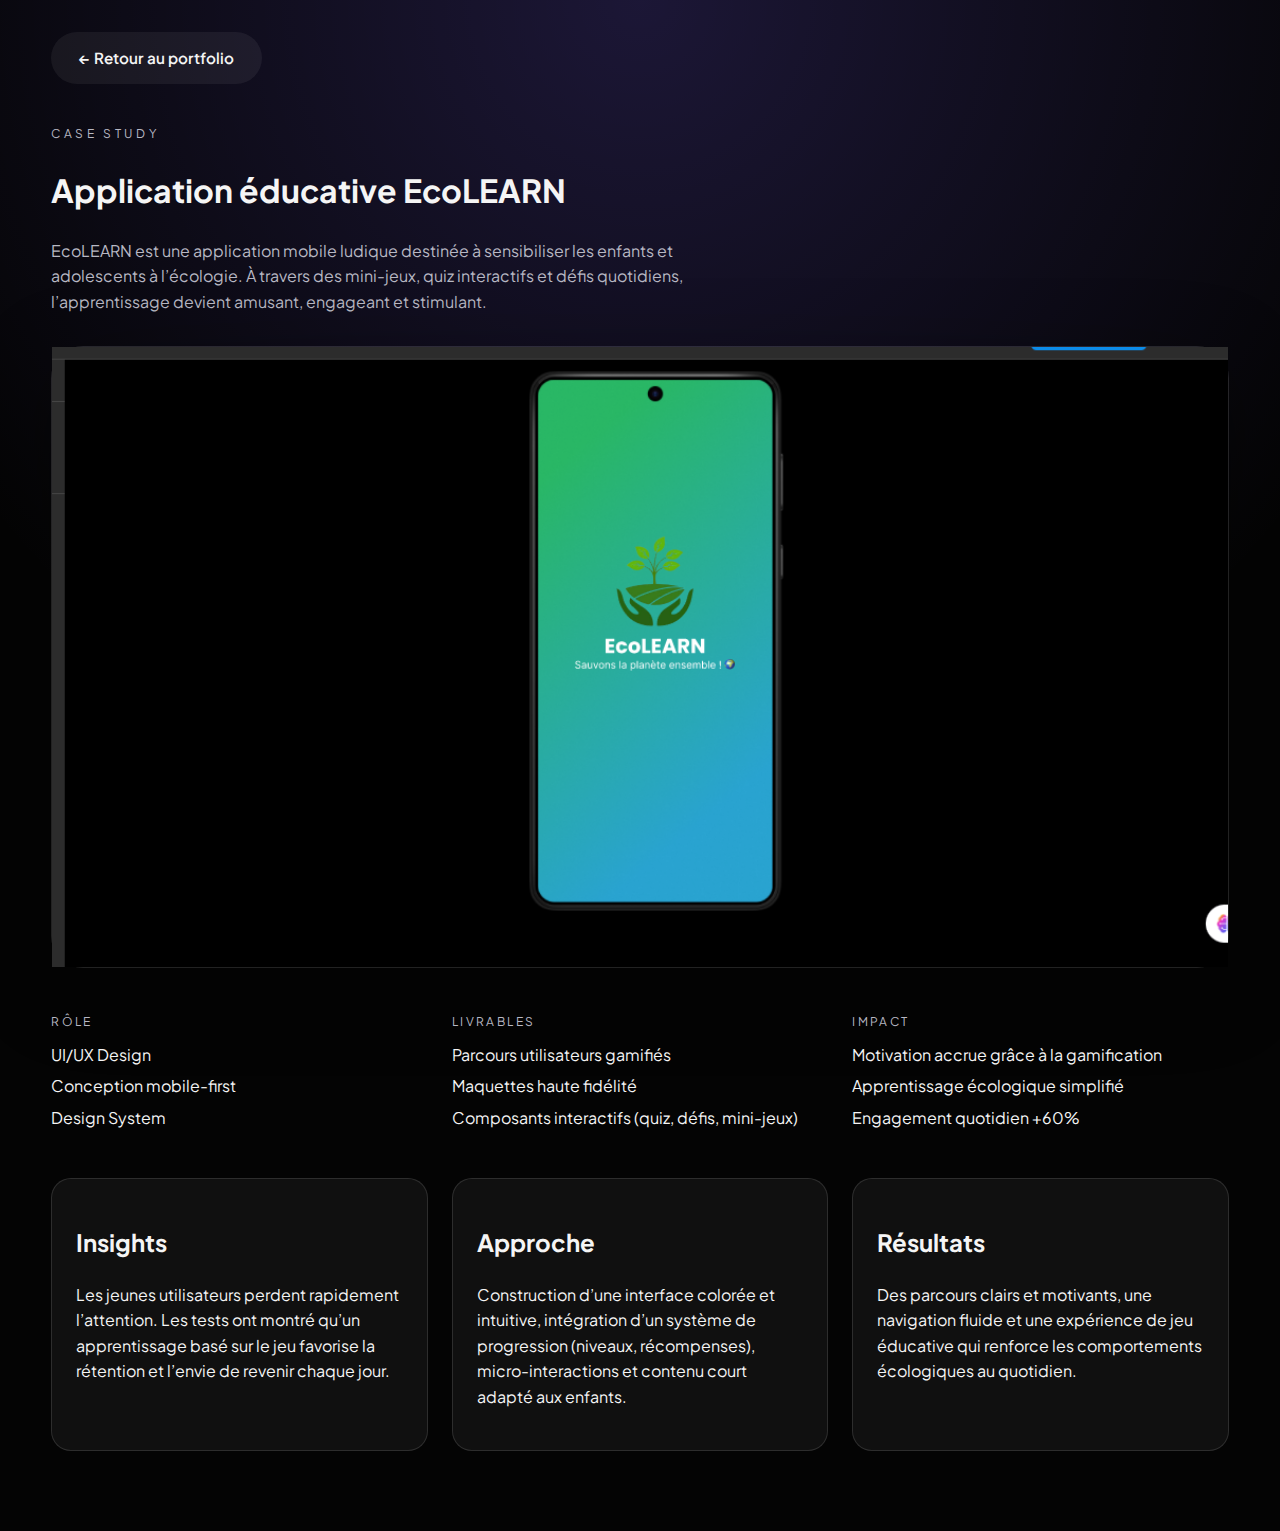
<file: case-studies/appecolearn.html>
<!DOCTYPE html>
<html lang="fr">
  <head>
    <meta charset="UTF-8" />
    <meta name="viewport" content="width=device-width, initial-scale=1.0" />
    <title>Case Study — Dashboard analytique | Darel Sylvestre</title>
    <link rel="preconnect" href="https://fonts.googleapis.com" />
    <link rel="preconnect" href="https://fonts.gstatic.com" crossorigin />
    <link
      href="https://fonts.googleapis.com/css2?family=Inter:wght@400;500;600;700&family=Plus+Jakarta+Sans:wght@400;500;600;700&display=swap"
      rel="stylesheet"
    />
    <link rel="stylesheet" href="../styles.css" />
  </head>
  <body class="case-study">
    <div class="page-wrapper">
      <a class="ghost-button" href="../index.html">← Retour au portfolio</a>
      <header class="section-heading">
        <p class="eyebrow">Case Study</p>
        <h1>Application éducative EcoLEARN</h1>
        <p>
          EcoLEARN est une application mobile ludique destinée à sensibiliser les enfants et adolescents à l’écologie. À travers des mini-jeux, quiz interactifs et défis quotidiens, l’apprentissage devient amusant, engageant et stimulant.
        </p>
      </header>

      <section class="case-content">
         <a class="hero-image" href="https://www.figma.com/proto/FIRV0bAr0s2fZFo7NToFTn/EcoYEDS_APP?node-id=8-8&p=f&t=xeVaqkNqIKEeDIrx-1&scaling=scale-down&content-scaling=fixed&page-id=0%3A1&starting-point-node-id=4%3A2&show-proto-sidebar=1"><img style="width: 100%;" src="../assets/EcoLearn.png" alt="Mockup mobile" /></a>
        <div class="pillars">
          <div>
            <p class="label">Rôle</p>
            <ul>
              <li>UI/UX Design</li>
              <li>Conception mobile-first</li>
              <li>Design System</li>
            </ul>
          </div>
          <div>
            <p class="label">Livrables</p>
            <ul>
              <li>Parcours utilisateurs gamifiés</li>
              <li>Maquettes haute fidélité</li>
              <li>Composants interactifs (quiz, défis, mini-jeux)</li>
            </ul>
          </div>
          <div>
            <p class="label">Impact</p>
            <ul>
              <li>Motivation accrue grâce à la gamification</li>
              <li>Apprentissage écologique simplifié</li>
              <li>Engagement quotidien +60%</li>
            </ul>
          </div>
        </div>
      </section>

      <section class="case-grid">
        <article>
          <h2>Insights</h2>
          <p>
            Les jeunes utilisateurs perdent rapidement l’attention. Les tests ont montré qu’un apprentissage basé sur le jeu favorise la rétention et l’envie de revenir chaque jour.
          </p>
        </article>
        <article>
          <h2>Approche</h2>
          <p>
            Construction d’une interface colorée et intuitive, intégration d’un système de progression (niveaux, récompenses), micro-interactions et contenu court adapté aux enfants.
          </p>
        </article>
        <article>
          <h2>Résultats</h2>
          <p>
            Des parcours clairs et motivants, une navigation fluide et une expérience de jeu éducative qui renforce les comportements écologiques au quotidien.
          </p>
        </article>
      </section>
    </div>
  </body>
</html>
</file>
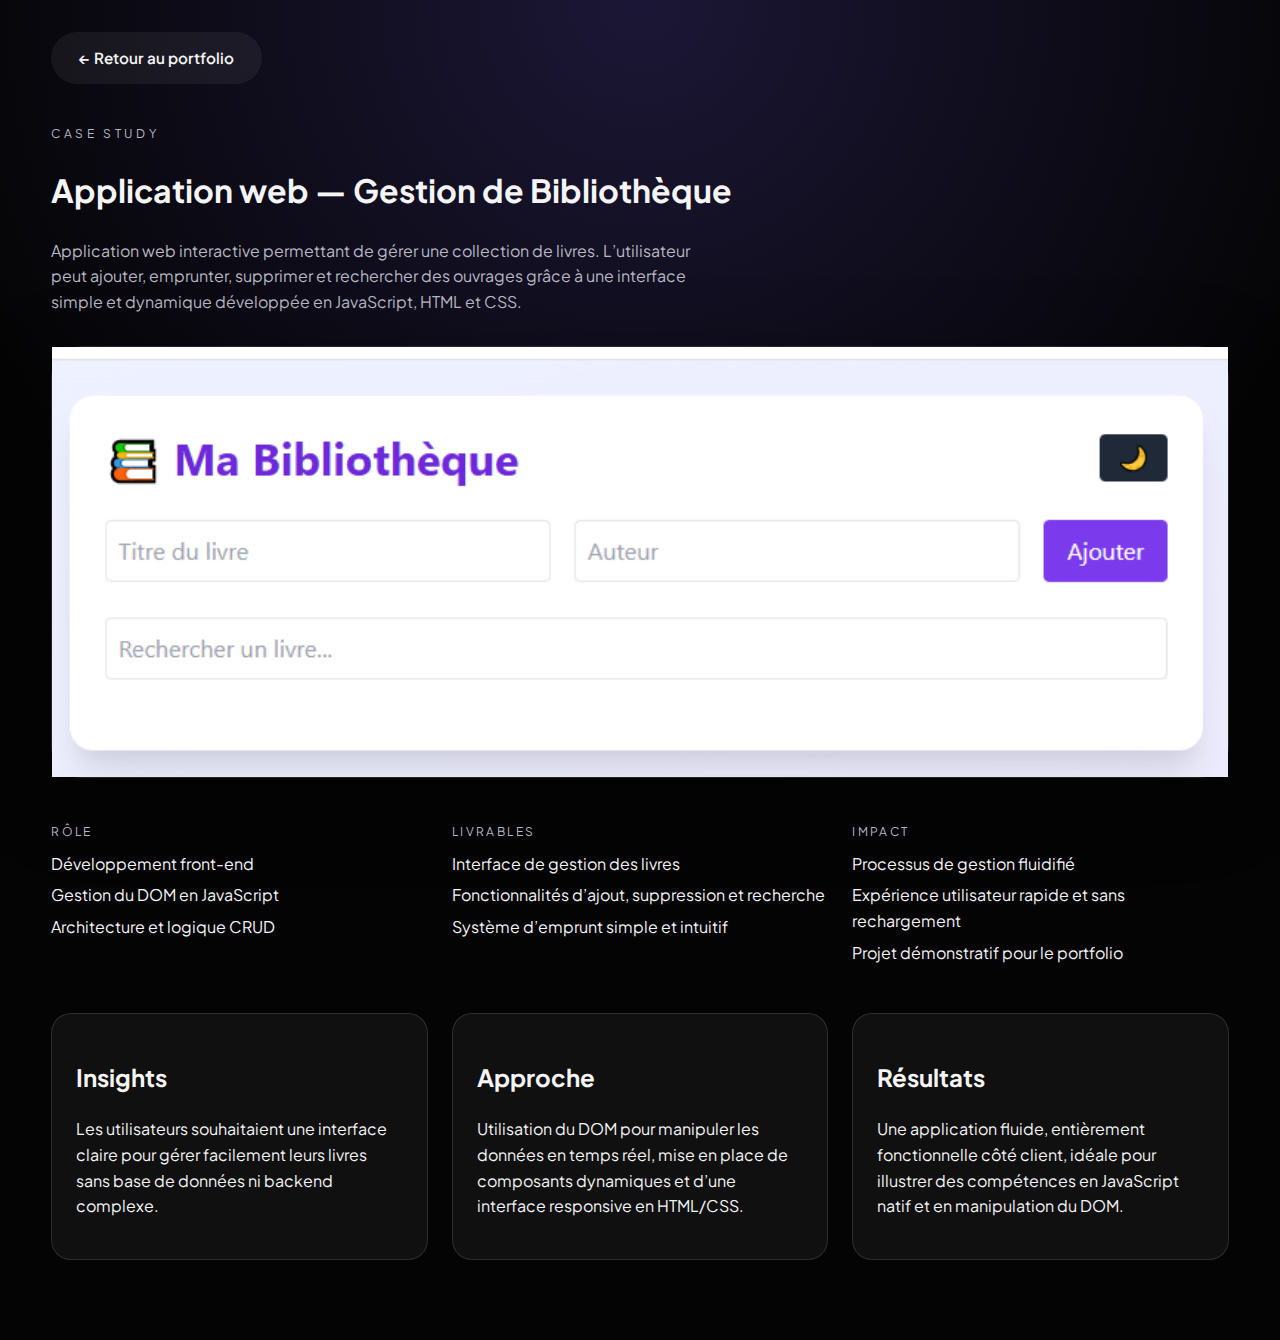
<file: case-studies/bibliotheque.html>
<!DOCTYPE html>
<html lang="fr">
  <head>
    <meta charset="UTF-8" />
    <meta name="viewport" content="width=device-width, initial-scale=1.0" />
    <title>Case Study — Maquettes e-commerce | Darel Sylvestre</title>
    <link rel="preconnect" href="https://fonts.googleapis.com" />
    <link rel="preconnect" href="https://fonts.gstatic.com" crossorigin />
    <link
      href="https://fonts.googleapis.com/css2?family=Inter:wght@400;500;600;700&family=Plus+Jakarta+Sans:wght@400;500;600;700&display=swap"
      rel="stylesheet"
    />
    <link rel="stylesheet" href="../styles.css" />
  </head>
  <body class="case-study">
    <div class="page-wrapper">
      <a class="ghost-button" href="../index.html">← Retour au portfolio</a>
      <header class="section-heading">
        <p class="eyebrow">Case Study</p>
        <h1>Application web — Gestion de Bibliothèque</h1>
        <p>
          Application web interactive permettant de gérer une collection de livres. L’utilisateur peut ajouter, emprunter, supprimer et rechercher des ouvrages grâce à une interface simple et dynamique développée en JavaScript, HTML et CSS.
        </p>
      </header>

      <section class="case-content">
         <a class="hero-image" href="https://bibliotheque-iota.vercel.app/"><img style="width: 100%;" src="../assets/bibliotheque.png" alt="app web biblotheque" /></a>
        <div class="pillars">
          <div>
            <p class="label">Rôle</p>
            <ul>
              <li>Développement front-end</li>
              <li>Gestion du DOM en JavaScript</li>
              <li>Architecture et logique CRUD</li>
            </ul>
          </div>
          <div>
            <p class="label">Livrables</p>
            <ul>
              <li>Interface de gestion des livres</li>
              <li>Fonctionnalités d’ajout, suppression et recherche</li>
              <li>Système d’emprunt simple et intuitif</li>
            </ul>
          </div>
          <div>
            <p class="label">Impact</p>
            <ul>
              <li>Processus de gestion fluidifié</li>
              <li>Expérience utilisateur rapide et sans rechargement</li>
              <li>Projet démonstratif pour le portfolio</li>
            </ul>
          </div>
        </div>
      </section>

      <section class="case-grid">
        <article>
          <h2>Insights</h2>
          <p>
            Les utilisateurs souhaitaient une interface claire pour gérer facilement leurs livres sans base de données ni backend complexe.
          </p>
        </article>
        <article>
          <h2>Approche</h2>
          <p>
            Utilisation du DOM pour manipuler les données en temps réel, mise en place de composants dynamiques et d’une interface responsive en HTML/CSS.
          </p>
        </article>
        <article>
          <h2>Résultats</h2>
          <p>
            Une application fluide, entièrement fonctionnelle côté client, idéale pour illustrer des compétences en JavaScript natif et en manipulation du DOM.
          </p>
        </article>
      </section>
    </div>
  </body>
</html>
</file>
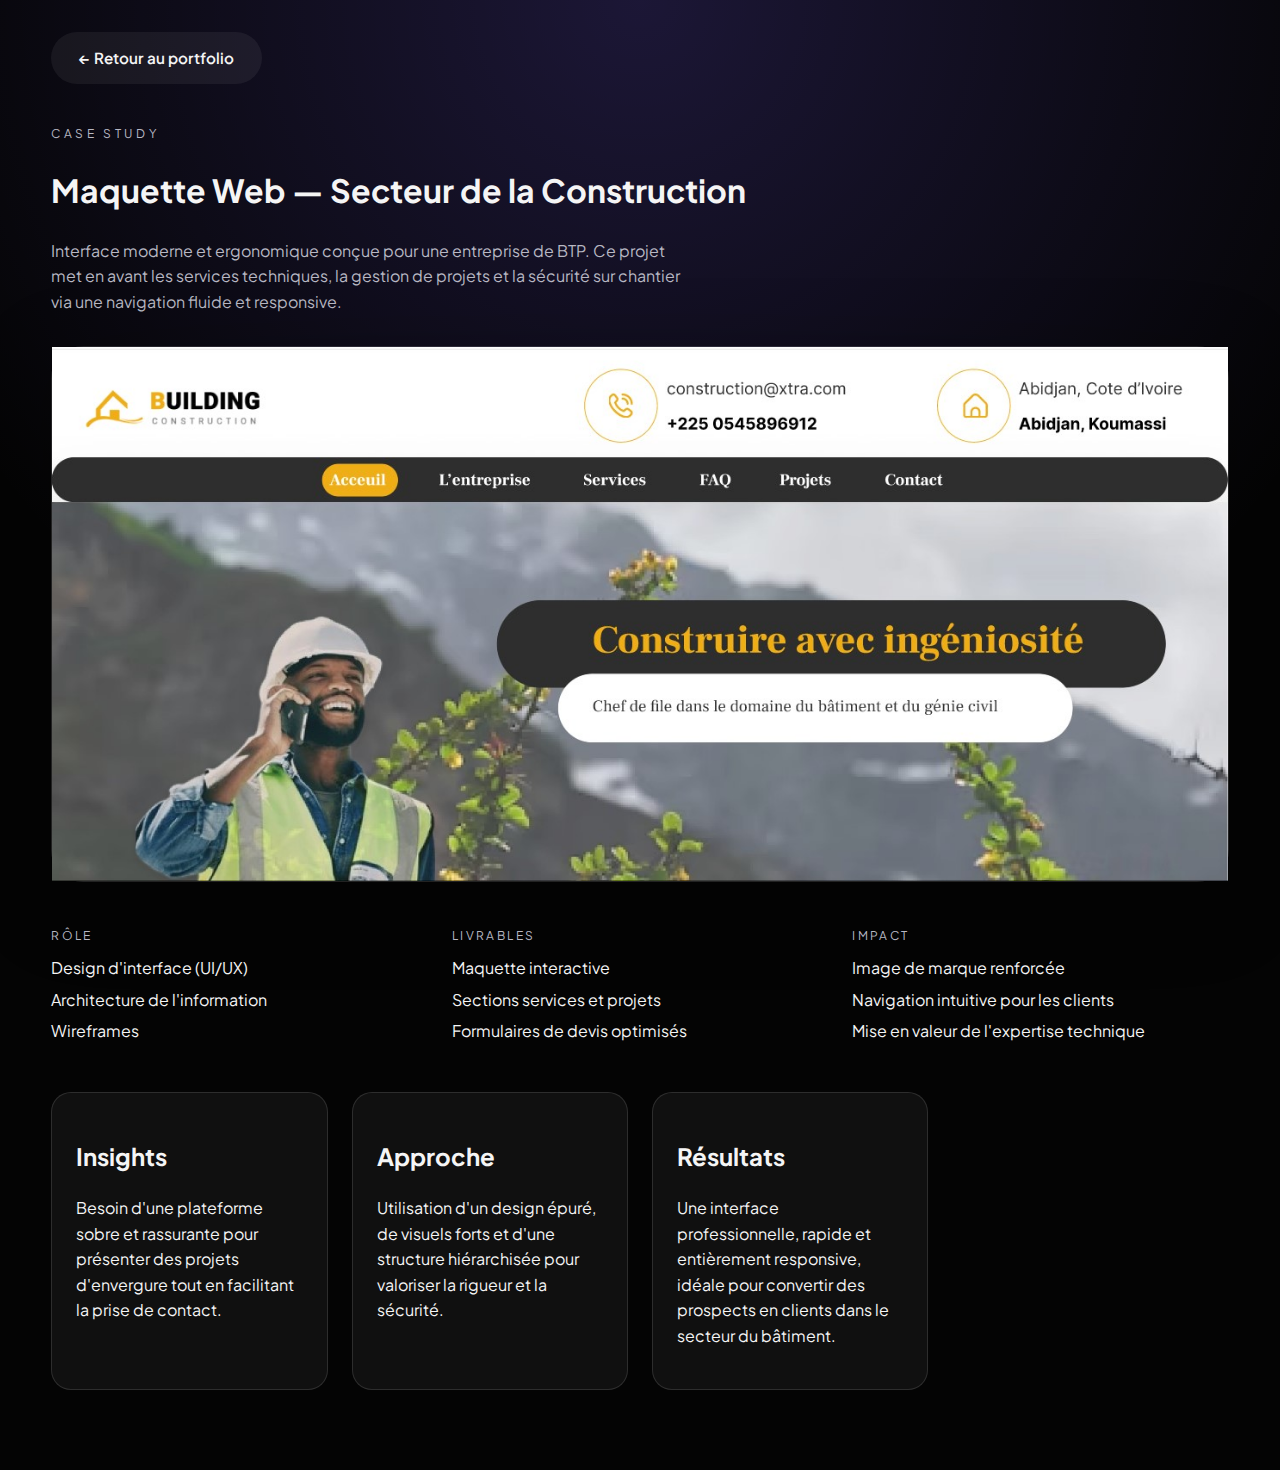
<file: case-studies/construction.html>
<!DOCTYPE html>
<html lang="fr">
  <head>
    <meta charset="UTF-8" />
    <meta name="viewport" content="width=device-width, initial-scale=1.0" />
    <title>Case Study — Maquettes e-commerce | Darel Sylvestre</title>
    <link rel="preconnect" href="https://fonts.googleapis.com" />
    <link rel="preconnect" href="https://fonts.gstatic.com" crossorigin />
    <link
      href="https://fonts.googleapis.com/css2?family=Inter:wght@400;500;600;700&family=Plus+Jakarta+Sans:wght@400;500;600;700&display=swap"
      rel="stylesheet"
    />
    <link rel="stylesheet" href="../styles.css" />
  </head>
  <body class="case-study">
    <div class="page-wrapper">
      <a class="ghost-button" href="../index.html">← Retour au portfolio</a>
      <header class="section-heading">
        <p class="eyebrow">Case Study</p>
        <h1>Maquette Web — Secteur de la Construction</h1>
        <p>
         Interface moderne et ergonomique conçue pour une entreprise de BTP. Ce projet met en avant les services techniques, la gestion de projets et la sécurité sur chantier via une navigation fluide et responsive.
      </header>

      <section class="case-content">
         <a class="hero-image" href="https://www.figma.com/proto/1scIRo0uss34j5pwkCs6Q3/Building_Construction?node-id=1-2&t=tUkuDnIpkWhoc95b-1&scaling=scale-down-width&content-scaling=fixed&page-id=0%3A1&starting-point-node-id=1%3A2"><img style="width: 100%;" src="../assets/maquette_construction.jpg" alt="maquette_construction" /></a>
        <div class="pillars">
          <div>
            <p class="label">Rôle</p>
            <ul>
              <li>Design d'interface (UI/UX)</li>
              <li>Architecture de l'information</li>
              <li>Wireframes</li>
            </ul>
          </div>
          <div>
            <p class="label">Livrables</p>
            <ul>
              <li>Maquette interactive</li>
              <li>Sections services et projets</li>
              <li>Formulaires de devis optimisés</li>
            </ul>
          </div>
          <div>
            <p class="label">Impact</p>
            <ul>
              <li>Image de marque renforcée</li>
              <li>Navigation intuitive pour les clients</li>
              <li>Mise en valeur de l'expertise technique</li>
            </ul>
          </div>
        </div>
      </section>

      <section class="case-grid">
        <article>
          <h2>Insights</h2>
          <p>
            Besoin d'une plateforme sobre et rassurante pour présenter des projets d'envergure tout en facilitant la prise de contact.
          </p>
        </article>
        <article>
          <h2>Approche</h2>
          <p>
            Utilisation d'un design épuré, de visuels forts et d'une structure hiérarchisée pour valoriser la rigueur et la sécurité.
          </p>
          
        </article>
        <article>
          <h2>Résultats</h2>
          <p>
            Une interface professionnelle, rapide et entièrement responsive, idéale pour convertir des prospects en clients dans le secteur du bâtiment.
          </p>
        </article>
          </p>
        </article>
      </section>
    </div>
  </body>
</html>
</file>
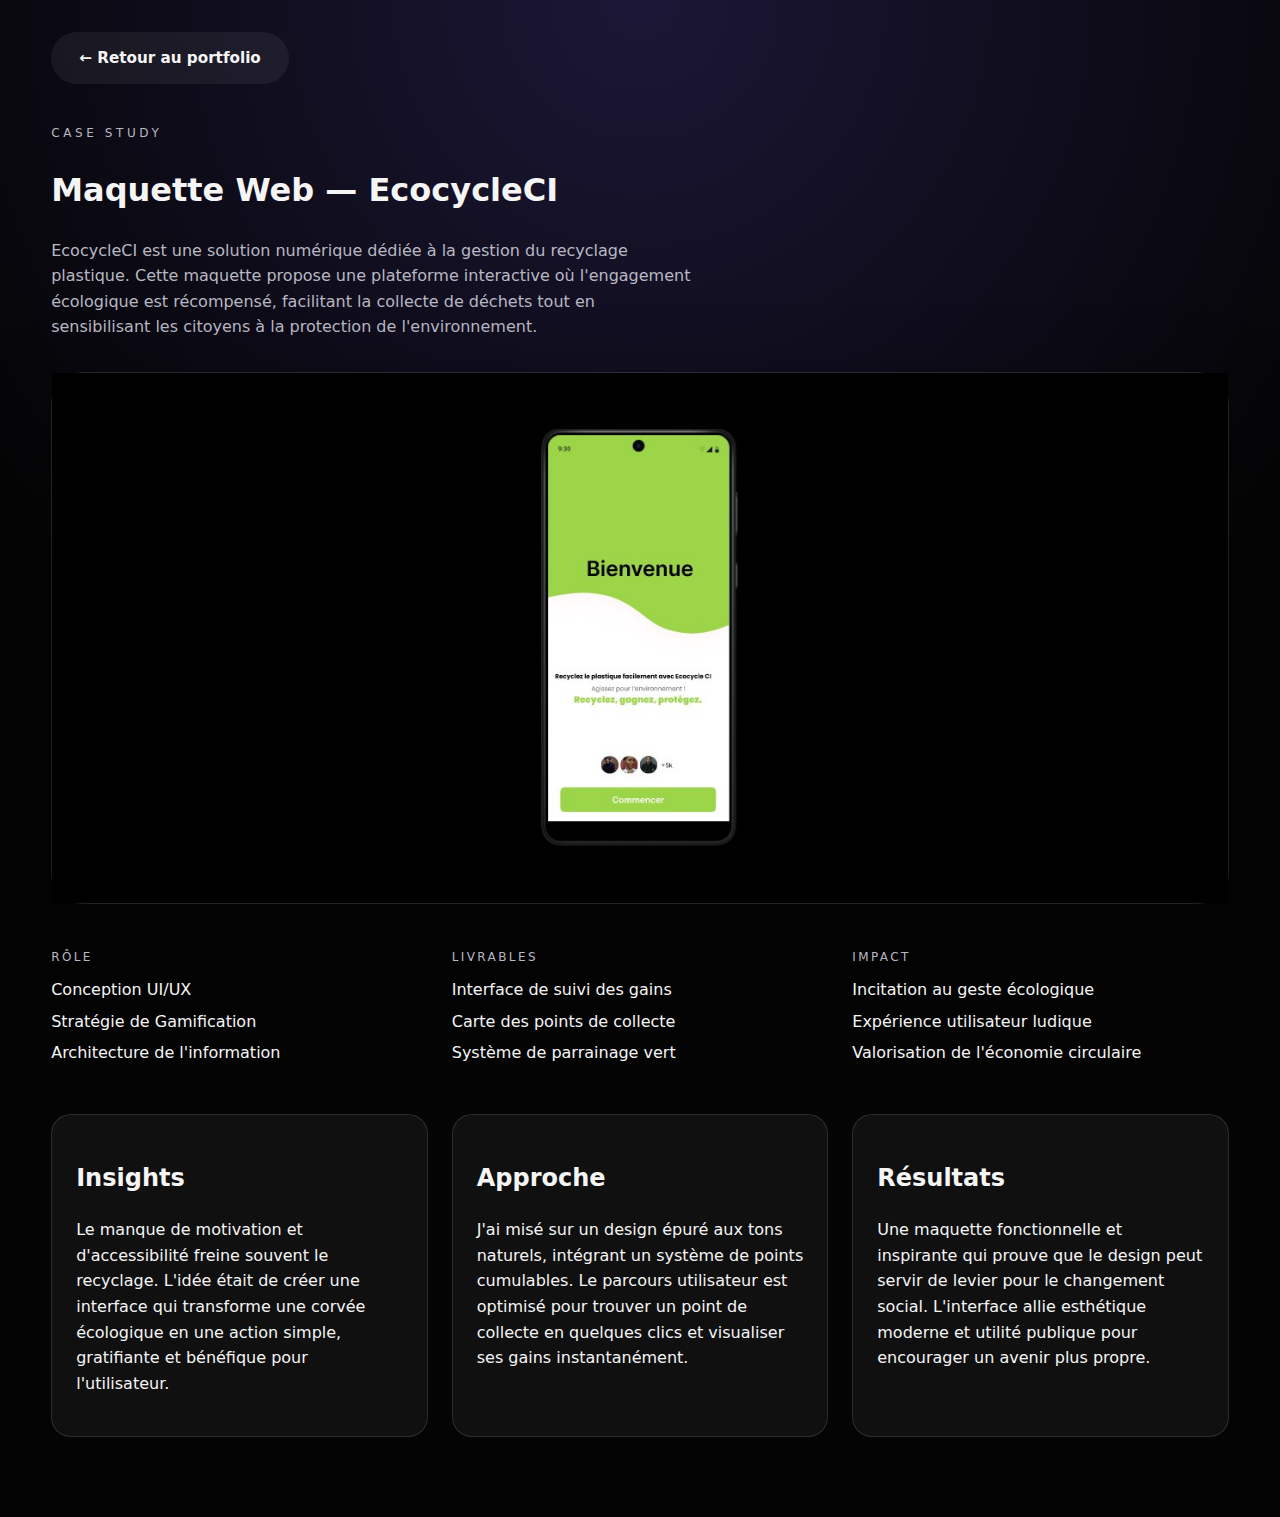
<file: case-studies/ecocycle.html>
<!DOCTYPE html>
<html lang="fr">
  <head>
    <meta charset="UTF-8" />
    <meta name="viewport" content="width=device-width, initial-scale=1.0" />
    <title>Case Study — EcocycleCI | Darel Sylvestre</title>
    <link rel="stylesheet" href="../styles.css" />
  </head>
  <body class="case-study">
    <div class="page-wrapper">
      <a class="ghost-button" href="../index.html">← Retour au portfolio</a>
      <header class="section-heading">
        <p class="eyebrow">Case Study</p>
        <h1>Maquette Web — EcocycleCI</h1>
        <p>
          EcocycleCI est une solution numérique dédiée à la gestion du recyclage plastique. Cette maquette propose une plateforme interactive où l'engagement écologique est récompensé, facilitant la collecte de déchets tout en sensibilisant les citoyens à la protection de l'environnement.
        </p>
      </header>

      <section class="case-content">
         <a class="hero-image" href="https://www.figma.com/proto/CAPa7TAqNLGjTQRDGmI7E5/Ecocycle-CI---Groupe-5-?node-id=0-1&t=XomAEIswf2xv5LzT-1"><img style="width: 100%;" src="../assets/ecocycle.jpg" alt="Maquette EcocycleCI" /></a>
        <div class="pillars">
          <div>
            <p class="label">Rôle</p>
            <ul>
              <li>Conception UI/UX</li>
              <li>Stratégie de Gamification</li>
              <li>Architecture de l'information</li>
            </ul>
          </div>
          <div>
            <p class="label">Livrables</p>
            <ul>
              <li>Interface de suivi des gains</li>
              <li>Carte des points de collecte</li>
              <li>Système de parrainage vert</li>
            </ul>
          </div>
          <div>
            <p class="label">Impact</p>
            <ul>
              <li>Incitation au geste écologique</li>
              <li>Expérience utilisateur ludique</li>
              <li>Valorisation de l'économie circulaire</li>
            </ul>
          </div>
        </div>
      </section>

      <section class="case-grid">
        <article>
          <h2>Insights</h2>
          <p>
            Le manque de motivation et d'accessibilité freine souvent le recyclage. L'idée était de créer une interface qui transforme une corvée écologique en une action simple, gratifiante et bénéfique pour l'utilisateur.
          </p>
        </article>
        <article>
          <h2>Approche</h2>
          <p>
            J'ai misé sur un design épuré aux tons naturels, intégrant un système de points cumulables. Le parcours utilisateur est optimisé pour trouver un point de collecte en quelques clics et visualiser ses gains instantanément.
          </p>
        </article>
        <article>
          <h2>Résultats</h2>
          <p>
            Une maquette fonctionnelle et inspirante qui prouve que le design peut servir de levier pour le changement social. L'interface allie esthétique moderne et utilité publique pour encourager un avenir plus propre.
          </p>
        </article>
      </section>
    </div>
  </body>
</html>
</file>
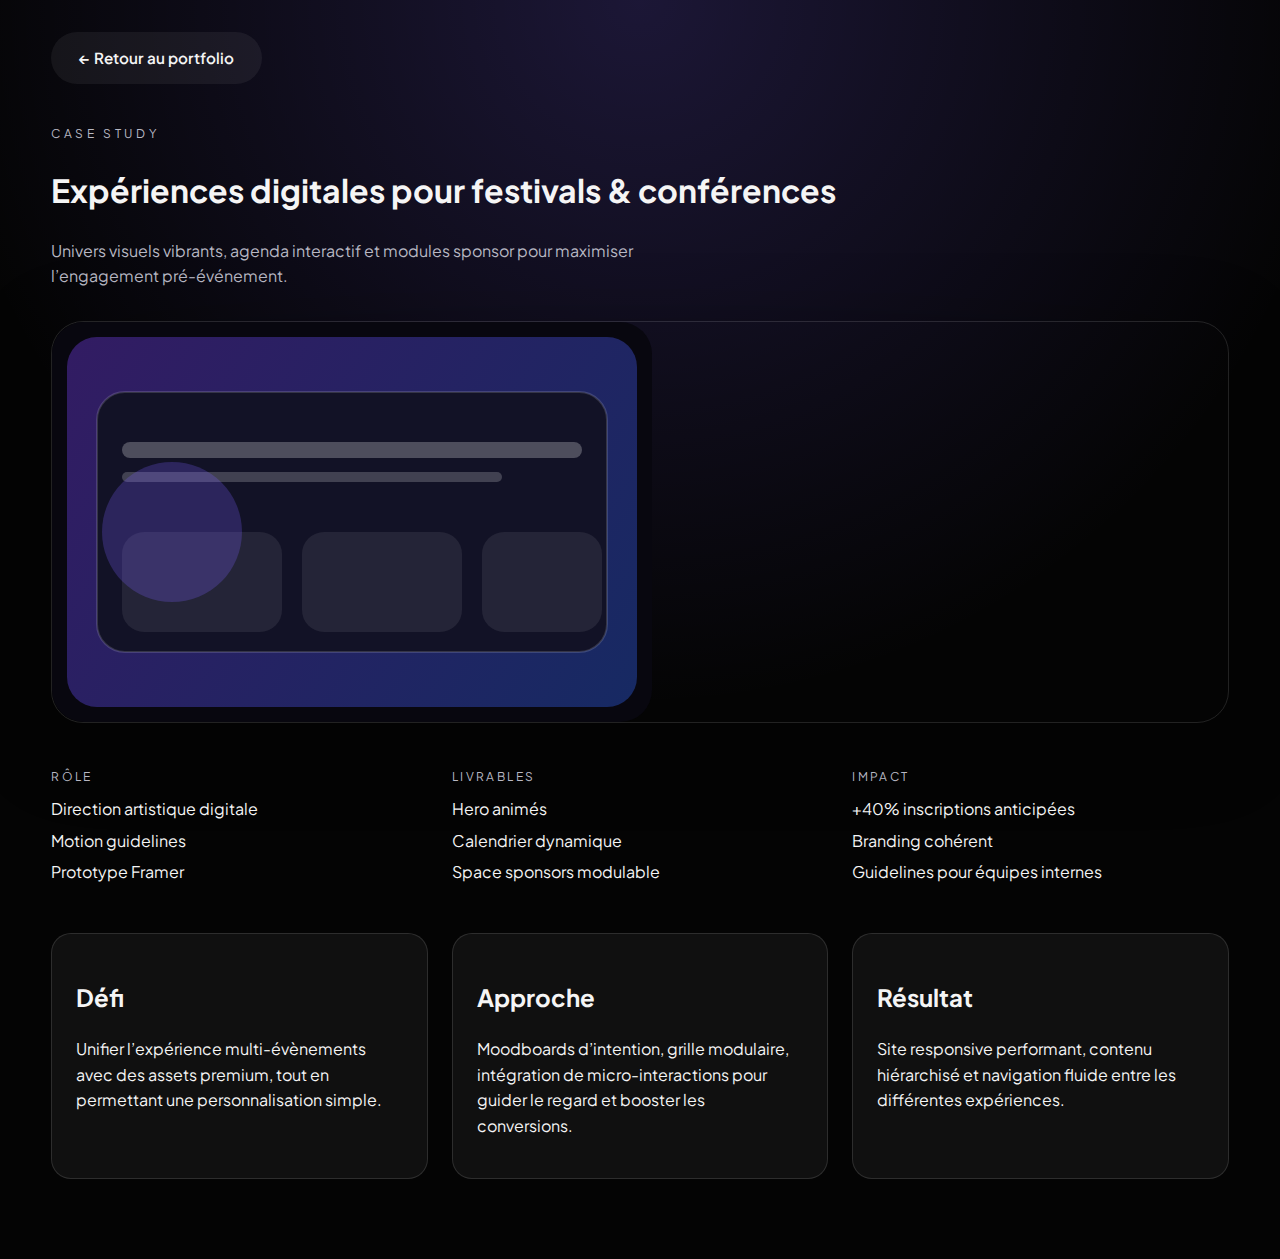
<file: case-studies/event.html>
<!DOCTYPE html>
<html lang="fr">
  <head>
    <meta charset="UTF-8" />
    <meta name="viewport" content="width=device-width, initial-scale=1.0" />
    <title>Case Study — Designs événementiels | Darel Sylvestre</title>
    <link rel="preconnect" href="https://fonts.googleapis.com" />
    <link rel="preconnect" href="https://fonts.gstatic.com" crossorigin />
    <link
      href="https://fonts.googleapis.com/css2?family=Inter:wght@400;500;600;700&family=Plus+Jakarta+Sans:wght@400;500;600;700&display=swap"
      rel="stylesheet"
    />
    <link rel="stylesheet" href="../styles.css" />
  </head>
  <body class="case-study">
    <div class="page-wrapper">
      <a class="ghost-button" href="../index.html">← Retour au portfolio</a>
      <header class="section-heading">
        <p class="eyebrow">Case Study</p>
        <h1>Expériences digitales pour festivals & conférences</h1>
        <p>
          Univers visuels vibrants, agenda interactif et modules sponsor pour
          maximiser l’engagement pré-événement.
        </p>
      </header>

      <section class="case-content">
        <a class="hero-image" href=""><img  src="../assets/project-event.svg" alt="Mockup événementiel" /></a>
        <div class="pillars">
          <div>
            <p class="label">Rôle</p>
            <ul>
              <li>Direction artistique digitale</li>
              <li>Motion guidelines</li>
              <li>Prototype Framer</li>
            </ul>
          </div>
          <div>
            <p class="label">Livrables</p>
            <ul>
              <li>Hero animés</li>
              <li>Calendrier dynamique</li>
              <li>Space sponsors modulable</li>
            </ul>
          </div>
          <div>
            <p class="label">Impact</p>
            <ul>
              <li>+40% inscriptions anticipées</li>
              <li>Branding cohérent</li>
              <li>Guidelines pour équipes internes</li>
            </ul>
          </div>
        </div>
      </section>

      <section class="case-grid">
        <article>
          <h2>Défi</h2>
          <p>
            Unifier l’expérience multi-évènements avec des assets premium, tout en
            permettant une personnalisation simple.
          </p>
        </article>
        <article>
          <h2>Approche</h2>
          <p>
            Moodboards d’intention, grille modulaire, intégration de micro-interactions
            pour guider le regard et booster les conversions.
          </p>
        </article>
        <article>
          <h2>Résultat</h2>
          <p>
            Site responsive performant, contenu hiérarchisé et navigation fluide entre
            les différentes expériences.
          </p>
        </article>
      </section>
    </div>
  </body>
</html>
</file>
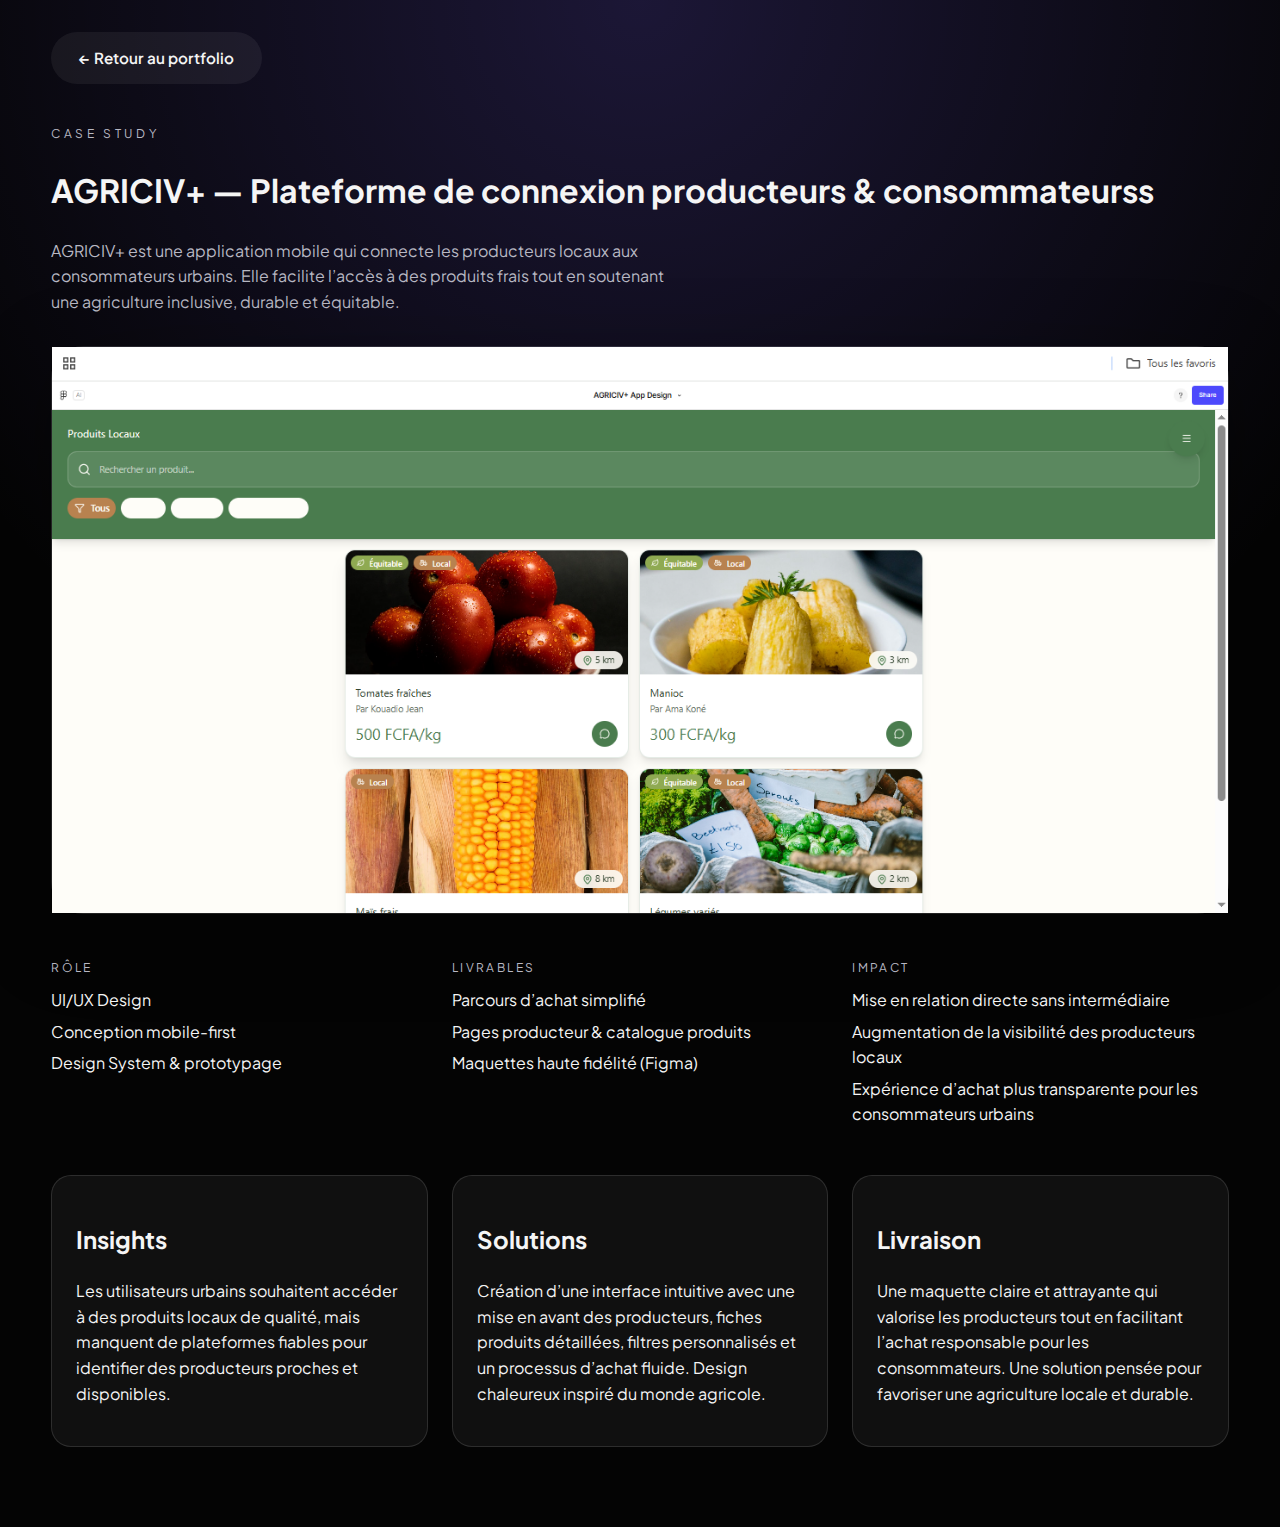
<file: case-studies/mobile.html>
<!DOCTYPE html>
<html lang="fr">
  <head>
    <meta charset="UTF-8" />
    <meta name="viewport" content="width=device-width, initial-scale=1.0" />
    <title>Case Study — Interfaces mobiles | Darel Sylvestre</title>
    <link rel="preconnect" href="https://fonts.googleapis.com" />
    <link rel="preconnect" href="https://fonts.gstatic.com" crossorigin />
    <link
      href="https://fonts.googleapis.com/css2?family=Inter:wght@400;500;600;700&family=Plus+Jakarta+Sans:wght@400;500;600;700&display=swap"
      rel="stylesheet"
    />
    <link rel="stylesheet" href="../styles.css" />
  </head>
  <body class="case-study">
    <div class="page-wrapper">
      <a class="ghost-button" href="../index.html">← Retour au portfolio</a>
      <header class="section-heading">
        <p class="eyebrow">Case Study</p>
        <h1>AGRICIV+ — Plateforme de connexion producteurs & consommateurss</h1>
        <p>
          AGRICIV+ est une application mobile qui connecte les producteurs locaux aux consommateurs urbains. Elle facilite l’accès à des produits frais tout en soutenant une agriculture inclusive, durable et équitable.
        </p>
      </header>

      <section class="case-content">
        <a class="hero-image" href="https://www.figma.com/make/DngyK7L3ViTEUb9MKbPpy3/AGRICIV--App-Design?node-id=0-4&t=HIVwIafUGOYyFmCi-0&fullscreen=1"><img style="width: 100%;" src="../assets/figma.png" alt="Mockup mobile" /></a>
        <div class="pillars">
          <div>
            <p class="label">Rôle</p>
            <ul>
              <li>UI/UX Design</li>
              <li>Conception mobile-first</li>
              <li>Design System & prototypage</li>
            </ul>
          </div>
          <div>
            <p class="label">Livrables</p>
            <ul>
              <li>Parcours d’achat simplifié</li>
              <li>Pages producteur & catalogue produits</li>
              <li>Maquettes haute fidélité (Figma)</li>
            </ul>
          </div>
          <div>
            <p class="label">Impact</p>
            <ul>
              <li>Mise en relation directe sans intermédiaire</li>
              <li>Augmentation de la visibilité des producteurs locaux</li>
              <li>Expérience d’achat plus transparente pour les consommateurs urbains</li>
            </ul>
          </div>
        </div>
      </section>

      <section class="case-grid">
        <article>
          <h2>Insights</h2>
          <p>
            Les utilisateurs urbains souhaitent accéder à des produits locaux de qualité, mais manquent de plateformes fiables pour identifier des producteurs proches et disponibles.
          </p>
        </article>
        <article>
          <h2>Solutions</h2>
          <p>
            Création d’une interface intuitive avec une mise en avant des producteurs, fiches produits détaillées, filtres personnalisés et un processus d’achat fluide. Design chaleureux inspiré du monde agricole.
          </p>
        </article>
        <article>
          <h2>Livraison</h2>
          <p>
           Une maquette claire et attrayante qui valorise les producteurs tout en facilitant l’achat responsable pour les consommateurs. Une solution pensée pour favoriser une agriculture locale et durable.
          </p>
        </article>
      </section>
    </div>
  </body>
</html>
</file>
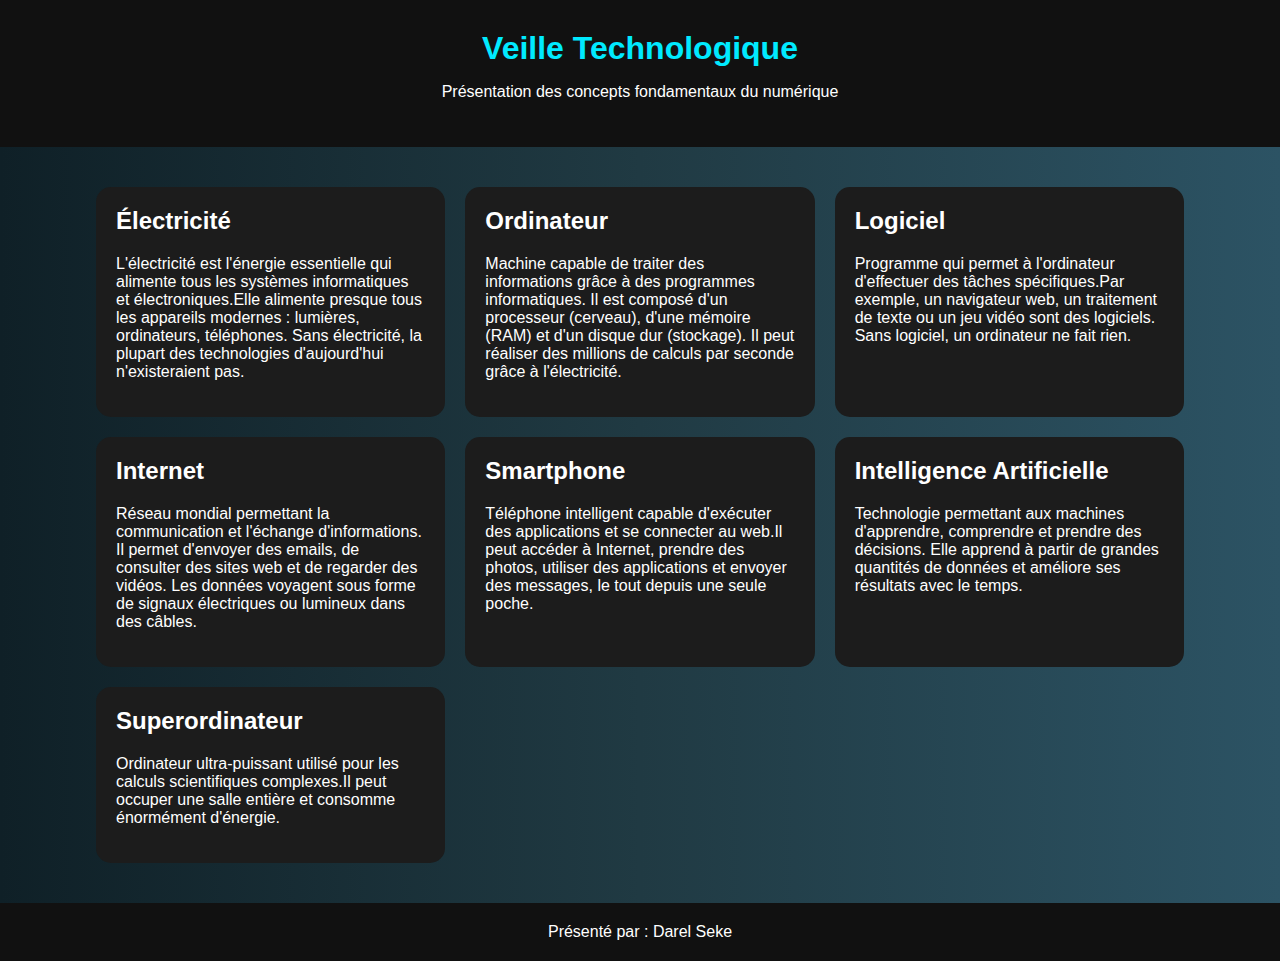
<file: VeilleSimplon/veille.html>
<!DOCTYPE html>
<html lang="fr">
<head>
    <meta charset="UTF-8">
    <title>Veille Technologique</title>
    <link rel="stylesheet" href="style.css">

   
</head>

<body>
    <!-- ================================================== -->
    <!-- EN-TÊTE DE LA PAGE (HEADER)                        -->
    <!-- ================================================== -->
    <header>
        <h1>Veille Technologique</h1>
        <p>Présentation des concepts fondamentaux du numérique</p>
    </header>

    <!-- ================================================== -->
    <!-- CONTENEUR PRINCIPAL DES CARTES (GRILLE)            -->
    <!-- ================================================== -->
    <div class="container">

        <!-- ========== CARTE 1 : ÉLECTRICITÉ ========== -->
        <div class="card">
            <h2> Électricité</h2>
            <p>L'électricité est l'énergie essentielle qui alimente tous les systèmes informatiques et électroniques.Elle alimente presque tous les appareils modernes : lumières, ordinateurs, téléphones.
             Sans électricité, la plupart des technologies d'aujourd'hui n'existeraient pas.</p>
        </div>

        <!-- ========== CARTE 2 : ORDINATEUR ========== -->
        <div class="card">
            <h2> Ordinateur</h2>
            <p>Machine capable de traiter des informations grâce à des programmes informatiques. Il est composé d'un processeur (cerveau), d'une mémoire (RAM) et d'un disque dur (stockage).
               Il peut réaliser des millions de calculs par seconde grâce à l'électricité.</p>
        </div>

        <!-- ========== CARTE 3 : LOGICIEL ========== -->
        <div class="card">
            <h2> Logiciel</h2>
            <p>Programme qui permet à l'ordinateur d'effectuer des tâches spécifiques.Par exemple, un navigateur web, un traitement de texte ou
                un jeu vidéo sont des logiciels. Sans logiciel, un ordinateur ne fait rien.</p>
        </div>

        <!-- ========== CARTE 4 : INTERNET ========== -->
        <div class="card">
            <h2> Internet</h2>
            <p>Réseau mondial permettant la communication et l'échange d'informations. Il permet d'envoyer des emails, de consulter des sites web et de regarder des vidéos.
             Les données voyagent sous forme de signaux électriques ou lumineux dans des câbles.</p>
        </div>

        <!-- ========== CARTE 5 : SMARTPHONE ========== -->
        <div class="card">
            <h2> Smartphone</h2>
            <p>Téléphone intelligent capable d'exécuter des applications et se connecter au web.Il peut accéder à Internet, prendre des photos, utiliser
             des applications et envoyer des messages, le tout depuis une seule poche.</p>
        </div>

        <!-- ========== CARTE 6 : INTELLIGENCE ARTIFICIELLE ========== -->
        <div class="card">
            <h2> Intelligence Artificielle</h2>
            <p>Technologie permettant aux machines d'apprendre, comprendre et prendre des décisions. Elle apprend à partir de grandes quantités de données et améliore
               ses résultats avec le temps.</p>
        </div>

        <!-- ========== CARTE 7 : SUPERORDINATEUR ========== -->
        <div class="card">
            <h2> Superordinateur</h2>
            <p>Ordinateur ultra-puissant utilisé pour les calculs scientifiques complexes.Il peut occuper une salle entière et consomme énormément d'énergie.</p>
        </div>

    </div> 

    <!-- ================================================== -->
    <!-- PIED DE PAGE (FOOTER)                              -->
    <!-- ================================================== -->
    <footer>
        Présenté par : Darel Seke
    </footer>

</body>
</html>
</file>
<file: styles.css>
:root {
  color-scheme: light dark;
  --bg: #040404;
  --card: rgba(255, 255, 255, 0.05);
  --card-strong: rgba(255, 255, 255, 0.12);
  --glass: rgba(255, 255, 255, 0.08);
  --border: rgba(255, 255, 255, 0.12);
  --text: #f5f5f5;
  --muted: #b8b8c3;
  --accent: #7b61ff;
  --accent-2: #2f6bff;
  --gradient: linear-gradient(120deg, var(--accent), var(--accent-2));
  --radius-lg: 32px;
  --radius-md: 20px;
  --radius-sm: 12px;
  --shadow-soft: 0 20px 80px rgba(0, 0, 0, 0.35);
  --shadow-hover: 0 30px 120px rgba(123, 97, 255, 0.25);
  font-family: "Plus Jakarta Sans", "Inter", system-ui, -apple-system, BlinkMacSystemFont,
    "Segoe UI", sans-serif;
}

*,
*::before,
*::after {
  box-sizing: border-box;
}

body {
  margin: 0;
  background: radial-gradient(circle at top, rgba(123, 97, 255, 0.2), transparent 50%),
    var(--bg);
  color: var(--text);
  font-size: 16px;
  line-height: 1.6;
  min-height: 100vh;
}

img {
  max-width: 100%;
  display: block;
}

a {
  color: var(--text);
  text-decoration: none;
}

.page-wrapper {
  position: relative;
  padding: 32px clamp(20px, 4vw, 70px) 80px;
  overflow: hidden;
}

.noise-layer {
  position: fixed;
  inset: 0;
  background-image: url("data:image/svg+xml,%3Csvg xmlns='http://www.w3.org/2000/svg' width='160' height='160' viewBox='0 0 160 160'%3E%3Crect width='100%25' height='100%25' fill='rgba(0,0,0,0)'/%3E%3Cg fill='%23ffffff' fill-opacity='0.03'%3E%3Cpolygon points='0,10 10,0 20,10 10,20'/%3E%3C/g%3E%3C/svg%3E");
  opacity: 0.35;
  pointer-events: none;
  z-index: 0;
}

.site-header {
  display: flex;
  align-items: center;
  justify-content: space-between;
  gap: 24px;
  padding: 16px 28px;
  background: var(--glass);
  border: 1px solid var(--border);
  border-radius: var(--radius-lg);
  backdrop-filter: blur(20px);
  position: sticky;
  top: 24px;
  z-index: 10;
}

.brand {
  display: flex;
  align-items: center;
  gap: 14px;
}

.brand img {
  width: 48px;
  height: 48px;
}

.brand-label {
  font-weight: 600;
  margin: 0;
}

.site-header nav {
  display: flex;
  gap: 24px;
}

.site-header nav a {
  color: var(--muted);
  font-size: 0.95rem;
  transition: color 0.3s ease;
}

.site-header nav a:hover {
  color: var(--accent);
}

.hero-section {
  margin-top: 60px;
  display: grid;
  grid-template-columns: repeat(auto-fit, minmax(300px, 1fr));
  gap: 48px;
  align-items: center;
}

.hero-copy h1 {
  font-size: clamp(2.4rem, 6vw, 4rem);
  line-height: 1.1;
  margin-bottom: 16px;
}

.eyebrow {
  letter-spacing: 0.3em;
  text-transform: uppercase;
  font-size: 0.75rem;
  color: var(--muted);
  margin-bottom: 12px;
}

.lead {
  font-size: 1.1rem;
  color: var(--muted);
  max-width: 560px;
}

.hero-cta {
  display: flex;
  flex-wrap: wrap;
  gap: 12px;
  margin: 28px 0;
}

.primary-button,
.outline-button,
.ghost-button {
  border: none;
  border-radius: 999px;
  padding: 14px 28px;
  font-weight: 600;
  font-size: 0.95rem;
  cursor: pointer;
  display: inline-flex;
  align-items: center;
  gap: 8px;
  transition: transform 0.25s ease, box-shadow 0.25s ease, color 0.25s ease,
    background 0.25s ease;
}

.primary-button {
  background-image: var(--gradient);
  color: #fff;
  box-shadow: 0 15px 45px rgba(123, 97, 255, 0.35);
}

.primary-button:hover {
  transform: translateY(-2px);
  box-shadow: var(--shadow-hover);
}

.outline-button {
  border: 1px solid var(--border);
  background: transparent;
  color: var(--text);
}

.outline-button:hover {
  border-color: var(--accent);
  color: var(--accent);
}

.ghost-button {
  background: rgba(255, 255, 255, 0.06);
  color: var(--text);
}

.ghost-button:hover {
  color: var(--accent);
}

.hero-tags {
  display: flex;
  flex-wrap: wrap;
  gap: 10px;
}

.hero-tags span {
  border: 1px solid rgba(255, 255, 255, 0.2);
  padding: 8px 16px;
  border-radius: var(--radius-sm);
  font-size: 0.9rem;
  backdrop-filter: blur(16px);
}

.hero-visual {
  position: relative;
  display: flex;
  flex-direction: column;
  gap: 24px;
}

.floating-card {
  background: var(--glass);
  border-radius: var(--radius-lg);
  padding: 24px;
  border: 1px solid var(--border);
  box-shadow: var(--shadow-soft);
}

.floating-card img {
  width: 100%;
  border-radius: var(--radius-md);
  margin-bottom: 16px;
}

.floating-card .status {
  color: var(--accent);
  font-weight: 600;
}

.stats-panel {
  display: grid;
  grid-template-columns: repeat(auto-fit, minmax(120px, 1fr));
  gap: 16px;
}

.stats-panel div {
  background: var(--card);
  border-radius: var(--radius-md);
  padding: 16px;
  border: 1px solid var(--border);
  text-align: center;
}

.stat-number {
  font-size: 2rem;
  margin: 0;
  font-weight: 600;
}

.section-heading {
  margin-top: 100px;
  margin-bottom: 32px;
}

.section-heading h2 {
  font-size: clamp(2rem, 4vw, 3rem);
  margin: 8px 0;
}

.section-heading p {
  color: var(--muted);
  max-width: 640px;
}

.about-section .about-grid {
  display: grid;
  grid-template-columns: repeat(auto-fit, minmax(280px, 1fr));
  gap: 32px;
}

.pillars {
  display: grid;
  grid-template-columns: repeat(auto-fit, minmax(220px, 1fr));
  gap: 24px;
}

.pillars .label {
  color: var(--muted);
  text-transform: uppercase;
  letter-spacing: 0.2em;
  font-size: 0.75rem;
  margin-bottom: 10px;
}

.pillars ul {
  list-style: none;
  padding: 0;
  margin: 0;
  display: flex;
  flex-direction: column;
  gap: 6px;
}

.projects-grid {
  display: grid;
  grid-template-columns: repeat(auto-fit, minmax(280px, 1fr));
  gap: 28px;
}

.project-card {
  border-radius: var(--radius-lg);
  border: 1px solid transparent;
  background: linear-gradient(var(--card-strong), var(--card-strong)) padding-box,
    linear-gradient(135deg, rgba(255, 255, 255, 0.2), rgba(123, 97, 255, 0.4)) border-box;
  overflow: hidden;
  position: relative;
  transition: transform 0.5s ease, box-shadow 0.5s ease;
  min-height: 440px;
}

.project-card img {
  height: 220px;
  object-fit: cover;
  width: 100%;
}

.project-card .card-content {
  padding: 24px;
}

.project-type {
  color: var(--accent);
  text-transform: uppercase;
  letter-spacing: 0.2em;
  font-size: 0.7rem;
}

.text-link {
  display: inline-flex;
  align-items: center;
  gap: 6px;
  color: var(--accent);
  font-weight: 600;
  margin-top: 16px;
}

.project-card:hover {
  transform: translateY(-8px);
  box-shadow: var(--shadow-hover);
}

.process-flow {
  display: grid;
  grid-template-columns: repeat(auto-fit, minmax(220px, 1fr));
  gap: 24px;
}

.step {
  padding: 28px;
  border-radius: var(--radius-md);
  border: 1px solid var(--border);
  background: var(--card);
  backdrop-filter: blur(18px);
}

.step span {
  display: inline-flex;
  width: 48px;
  height: 48px;
  border-radius: 50%;
  border: 1px solid rgba(255, 255, 255, 0.3);
  align-items: center;
  justify-content: center;
  margin-bottom: 12px;
}

.cv-section {
  border-radius: var(--radius-lg);
  padding: 48px;
  background: rgba(123, 97, 255, 0.08);
  border: 1px solid rgba(123, 97, 255, 0.3);
  backdrop-filter: blur(16px);
}

.cv-actions {
  display: flex;
  flex-wrap: wrap;
  gap: 16px;
  align-items: center;
}

.caption {
  font-size: 0.85rem;
  color: var(--muted);
}

.cta-section {
  margin-top: 80px;
  padding: 48px;
  border-radius: var(--radius-lg);
  text-align: center;
  background: linear-gradient(135deg, rgba(123, 97, 255, 0.18), rgba(47, 107, 255, 0.18));
  border: 1px solid rgba(123, 97, 255, 0.3);
}

.contact-section {
  margin-top: 80px;
}

.contact-form {
  margin-top: 32px;
  display: grid;
  gap: 18px;
}

.contact-form label {
  display: flex;
  flex-direction: column;
  gap: 8px;
  font-weight: 500;
}

.contact-form input,
.contact-form textarea {
  border-radius: var(--radius-sm);
  border: 1px solid rgba(255, 255, 255, 0.2);
  background: rgba(255, 255, 255, 0.05);
  padding: 14px;
  color: var(--text);
  font-family: inherit;
  transition: border-color 0.2s ease, box-shadow 0.2s ease;
}

.contact-form input:focus,
.contact-form textarea:focus {
  outline: none;
  border-color: var(--accent);
  box-shadow: 0 0 0 3px rgba(123, 97, 255, 0.2);
}

.site-footer {
  margin-top: 80px;
  padding: 32px 0 0;
  border-top: 1px solid var(--border);
  display: flex;
  flex-wrap: wrap;
  justify-content: space-between;
  gap: 16px;
  font-size: 0.9rem;
  color: var(--muted);
}

.socials {
  display: flex;
  gap: 18px;
}

.upload-trigger {
  position: relative;
  overflow: hidden;
}

.upload-trigger input {
  position: absolute;
  inset: 0;
  opacity: 0;
  cursor: pointer;
}

.site-header,
.project-card,
.step,
.floating-card {
  transition: transform 0.6s ease;
}

.site-header:hover {
  transform: translateY(-2px);
}

.case-study .section-heading {
  margin-top: 40px;
}

.case-content {
  display: flex;
  flex-direction: column;
  gap: 32px;
}

.case-content .hero-image {
  border-radius: var(--radius-lg);
  border: 1px solid var(--border);
  box-shadow: var(--shadow-soft);
}


.case-grid {
  margin-top: 48px;
  display: grid;
  grid-template-columns: repeat(auto-fit, minmax(240px, 1fr));
  gap: 24px;
}

.case-grid article {
  padding: 24px;
  border-radius: var(--radius-md);
  border: 1px solid var(--border);
  background: var(--card);
}

@media (max-width: 900px) {
  .site-header {
    flex-direction: column;
  }

  .site-header nav {
    flex-wrap: wrap;
    justify-content: center;
  }
}

@media (max-width: 640px) {
  .page-wrapper {
    padding: 24px 18px 60px;
  }

  .site-header {
    position: static;
  }

  .hero-cta {
    flex-direction: column;
  }

  .cv-section,
  .cta-section {
    padding: 32px 24px;
  }
}
</file>
<file: VeilleSimplon/style.css>
body{
            font-family: Arial, sans-serif;
            margin:0;
            background: linear-gradient(to right,#0f2027,#203a43,#2c5364);
            color:white;
        }

        header{
            text-align:center;
            padding:30px;
            background:#111;
        }

        h1{
            margin:0;
            color:#00eaff;
        }

        .container{
            width:85%;
            margin:40px auto;
            display:grid;
            grid-template-columns:repeat(auto-fit,minmax(280px,1fr));
            gap:20px;
        }

        .card{
            background:#1c1c1c;
            padding:20px;
            border-radius:15px;
            transition:.3s;
        }

        .card:hover{
            transform:translateY(-10px);
            background:#00eaff;
            color:black;
        }

        .card h2{
            margin-top:0;
        }
        footer{
            text-align:center;
            padding:20px;
            background:#111;
            margin-top:40px;
        }
</file>
